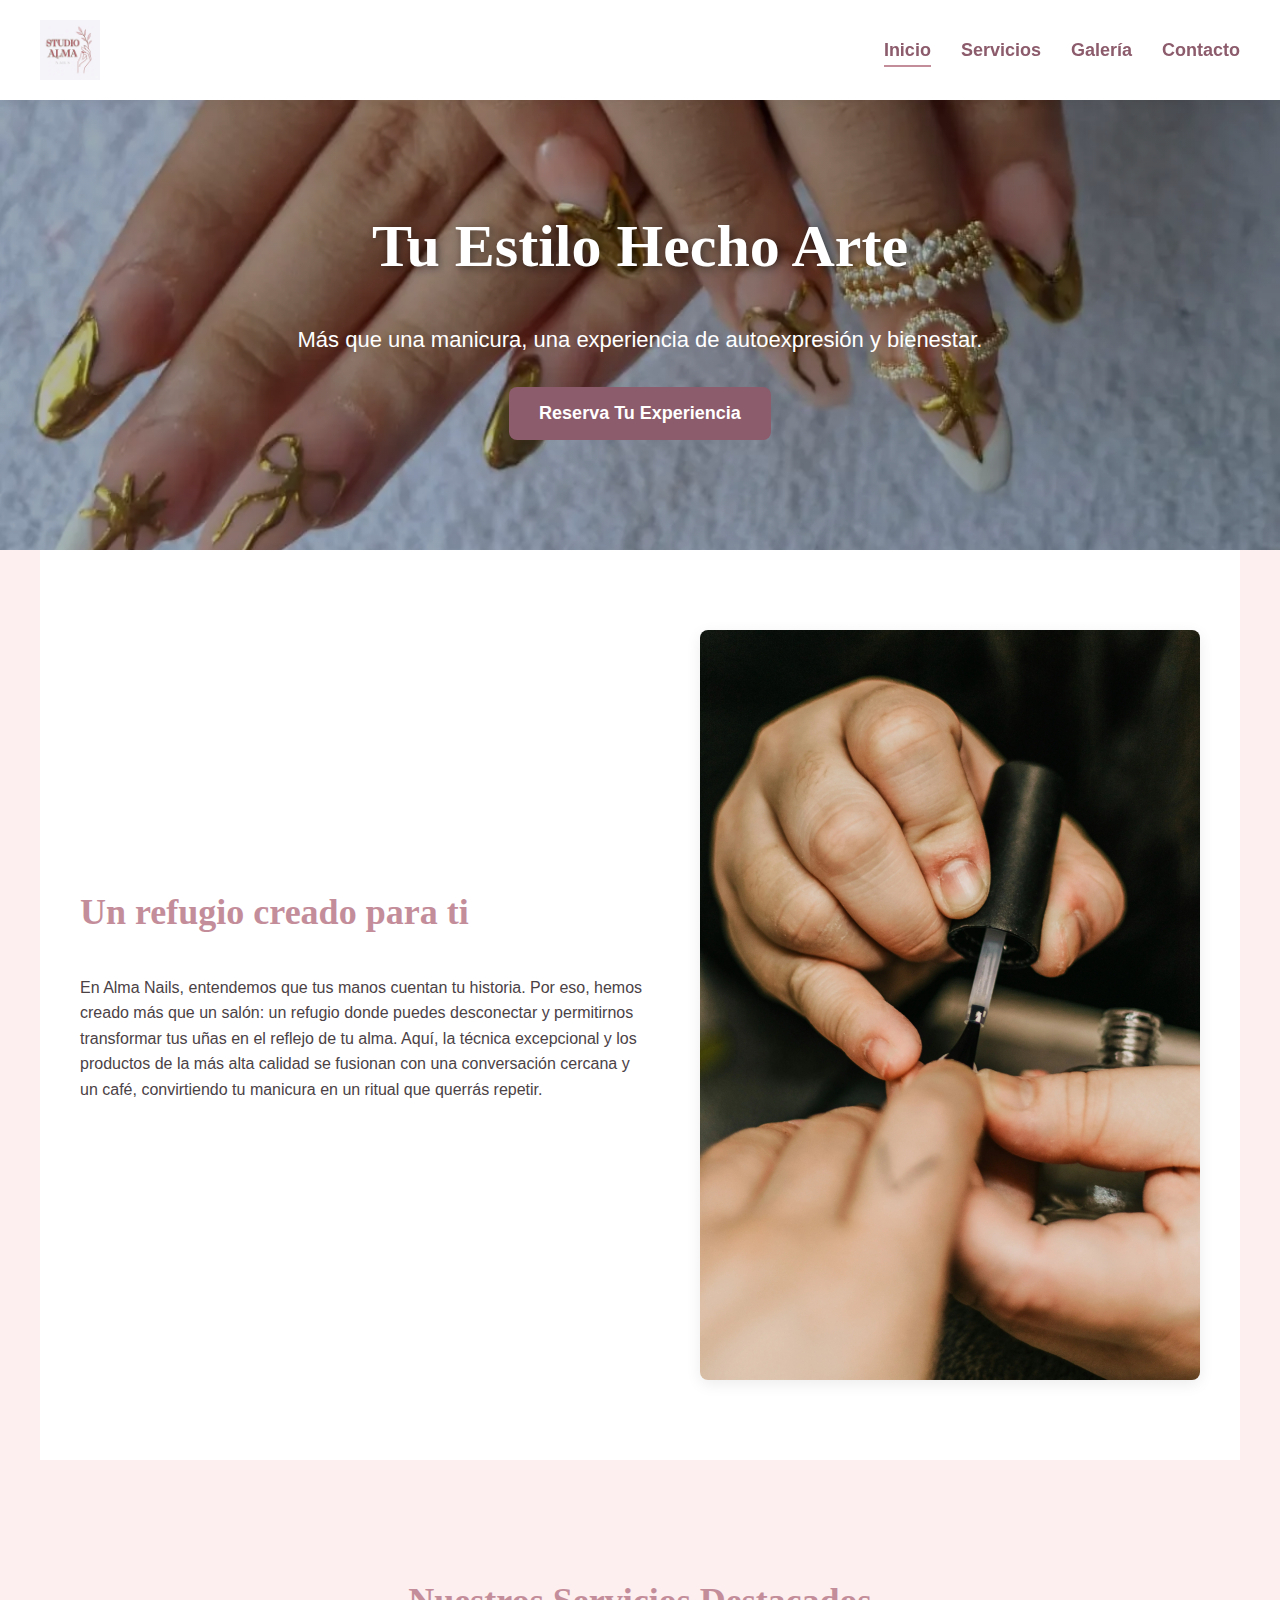
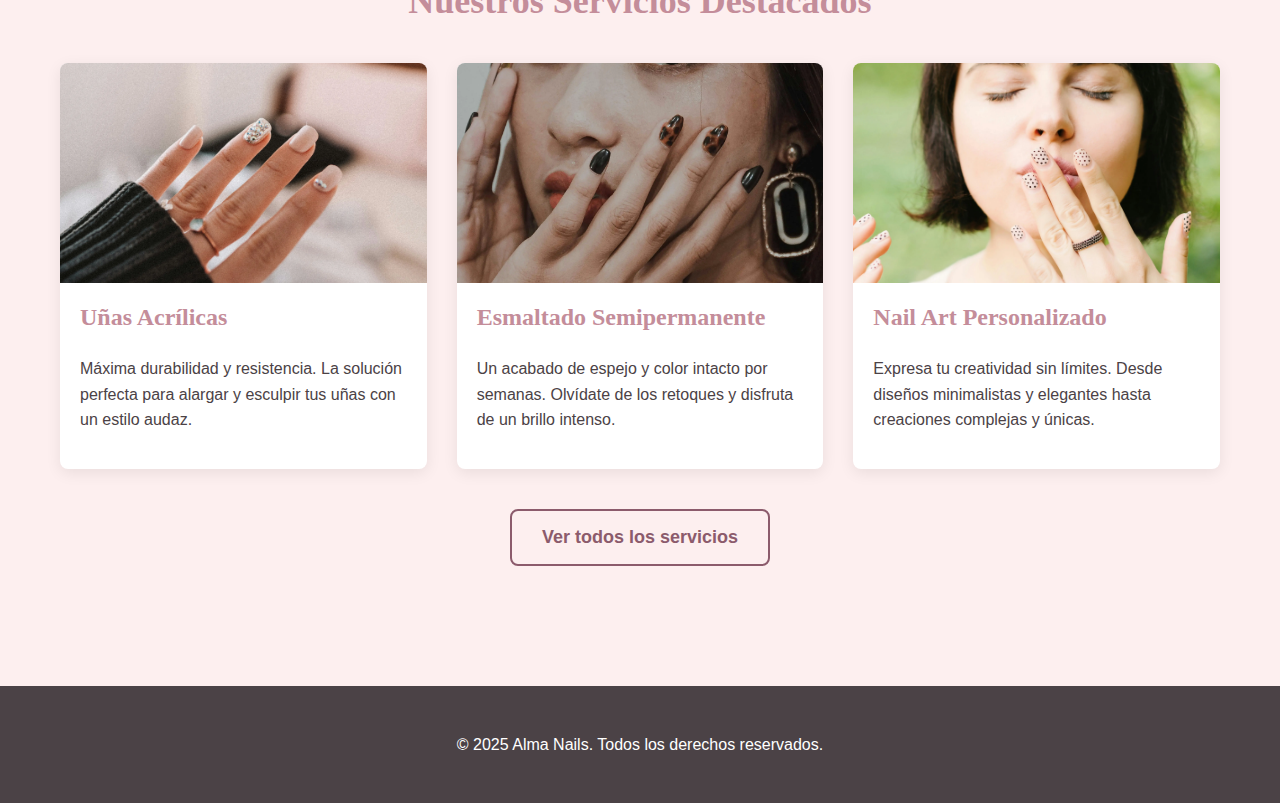
<file: index.html>
<!DOCTYPE html>
<html lang="es">

<head>
    <meta charset="UTF-8">
    <meta name="viewport" content="width=device-width, initial-scale=1.0">
    <title>Alma Nails - Salón de Uñas Profesional</title>
    <title>Studio Alma Nails | Salón de Uñas Profesional en Aguascalientes</title>
    <meta name="description"
        content="Descubre Studio Alma Nails en Aguascalientes, tu refugio para el arte en uñas. Especialistas en acrílico, gel y nail art personalizado. ¡Reserva tu experiencia!">
    <link rel="stylesheet" href="style.css">
    <script type="application/ld+json">
{
  "@context": "https://schema.org",
  "@type": "NailSalon",
  "name": "Studio Alma Nails",
  "image": "https://www.tudominio.com/images/logo-alma-nails.webp", // <-- ¡IMPORTANTE! Reemplaza con tu URL completa cuando tengas dominio
  "url": "https://www.tudominio.com/", // <-- ¡IMPORTANTE! Reemplaza con tu dominio
  "telephone": "+524961240745",
  "address": {
    "@type": "PostalAddress",
    "streetAddress": "Francisco de J Herrera, Vista Montaña",
    "addressLocality": "Aguascalientes",
    "addressRegion": "Ags",
    "postalCode": "20126",
    "addressCountry": "MX"
  },
  "geo": {
    "@type": "GeoCoordinates",
    "latitude": 21.9142,  // He buscado una coordenada aproximada, ajústala si es necesario
    "longitude": -102.3168 // He buscado una coordenada aproximada, ajústala si es necesario
  }
}
</script>
</head>

<body>

    <!-- HEADER GLOBAL -->
    <header class="main-header">
        <a href="index.html" class="logo-link">
            <img src="images/logo-alma-nails.webp" alt="Logotipo de Alma Nails" class="logo-img">
        </a>
        <nav class="main-nav">
            <ul>
                <li><a href="index.html" class="active">Inicio</a></li>
                <li><a href="servicios.html">Servicios</a></li>
                <li><a href="galeria.html">Galería</a></li>
                <li><a href="contacto.html">Contacto</a></li>
            </ul>
        </nav>
    </header>

    <!-- CONTENIDO PRINCIPAL -->
    <main>
        <section class="hero-banner" role="img" aria-label="Mujer con manicura elegante con detalles dorados">
            <div class="hero-content">
                <h1>Tu Estilo Hecho Arte</h1>
                <p>Más que una manicura, una experiencia de autoexpresión y bienestar.</p>
                <a href="contacto.html" class="cta-button">Reserva Tu Experiencia</a>
            </div>
        </section>

        <section class="welcome-section">
            <div class="welcome-content">
                <h2>Un refugio creado para ti</h2>
                <p>En Alma Nails, entendemos que tus manos cuentan tu historia. Por eso, hemos creado más que un salón:
                    un refugio donde puedes desconectar y permitirnos transformar tus uñas en el reflejo de tu alma.
                    Aquí, la técnica excepcional y los productos de la más alta calidad se fusionan con una conversación
                    cercana y un café, convirtiendo tu manicura en un ritual que querrás repetir.</p>
            </div>
            <div class="welcome-image">
                <img src="images/bienvenida-salon.webp"
                    alt="Interior del salón de uñas Alma Nails, un espacio moderno y acogedor" loading="lazy">
            </div>
        </section>

        <section class="services-overview">
            <div class="container">
                <h2>Nuestros Servicios Destacados</h2>
                <div class="services-container">
                    <article class="service-card">
                        <img src="images/services/servicios-acrilicas.webp"
                            alt="Uñas acrílicas nude con un diseño de pedrería brillante." loading="lazy">
                        <div class="service-card-content">
                            <h3>Uñas Acrílicas</h3>
                            <p>Máxima durabilidad y resistencia. La solución perfecta para alargar y esculpir tus uñas
                                con un estilo audaz.</p>
                        </div>
                    </article>
                    <article class="service-card">
                        <img src="images/services/servicios-semipermanentes.webp"
                            alt="Mujer con uñas semipermanentes oscuras con diseño de leopardo." loading="lazy">
                        <div class="service-card-content">
                            <h3>Esmaltado Semipermanente</h3>
                            <p>Un acabado de espejo y color intacto por semanas. Olvídate de los retoques y disfruta de
                                un brillo intenso.</p>
                        </div>
                    </article>
                    <article class="service-card">
                        <img src="images/services/servicios-nailart.webp"
                            alt="Mujer con un diseño de nail art de puntos sobre base nude." loading="lazy">
                        <div class="service-card-content">
                            <h3>Nail Art Personalizado</h3>
                            <p>Expresa tu creatividad sin límites. Desde diseños minimalistas y elegantes hasta
                                creaciones complejas y únicas.</p>
                        </div>
                    </article>
                </div>
                <div class="services-link-container" style="text-align: center; margin-top: 4rem;">
                    <a href="servicios.html" class="cta-button secondary">Ver todos los servicios</a>
                </div>
            </div>
        </section>
    </main>

    <!-- FOOTER GLOBAL -->
    <footer class="main-footer">
        <div class="footer-content">
            <p>&copy; 2025 Alma Nails. Todos los derechos reservados.</p>
        </div>
    </footer>

    <!-- SCRIPT PARA DESVANECER EL HEADER -->
    <script>
        window.addEventListener('scroll', function () {
            const header = document.querySelector('.main-header');
            if (window.scrollY > 50) {
                header.classList.add('scrolled');
            } else {
                header.classList.remove('scrolled');
            }
        });
    </script>

</body>

</html>
</file>
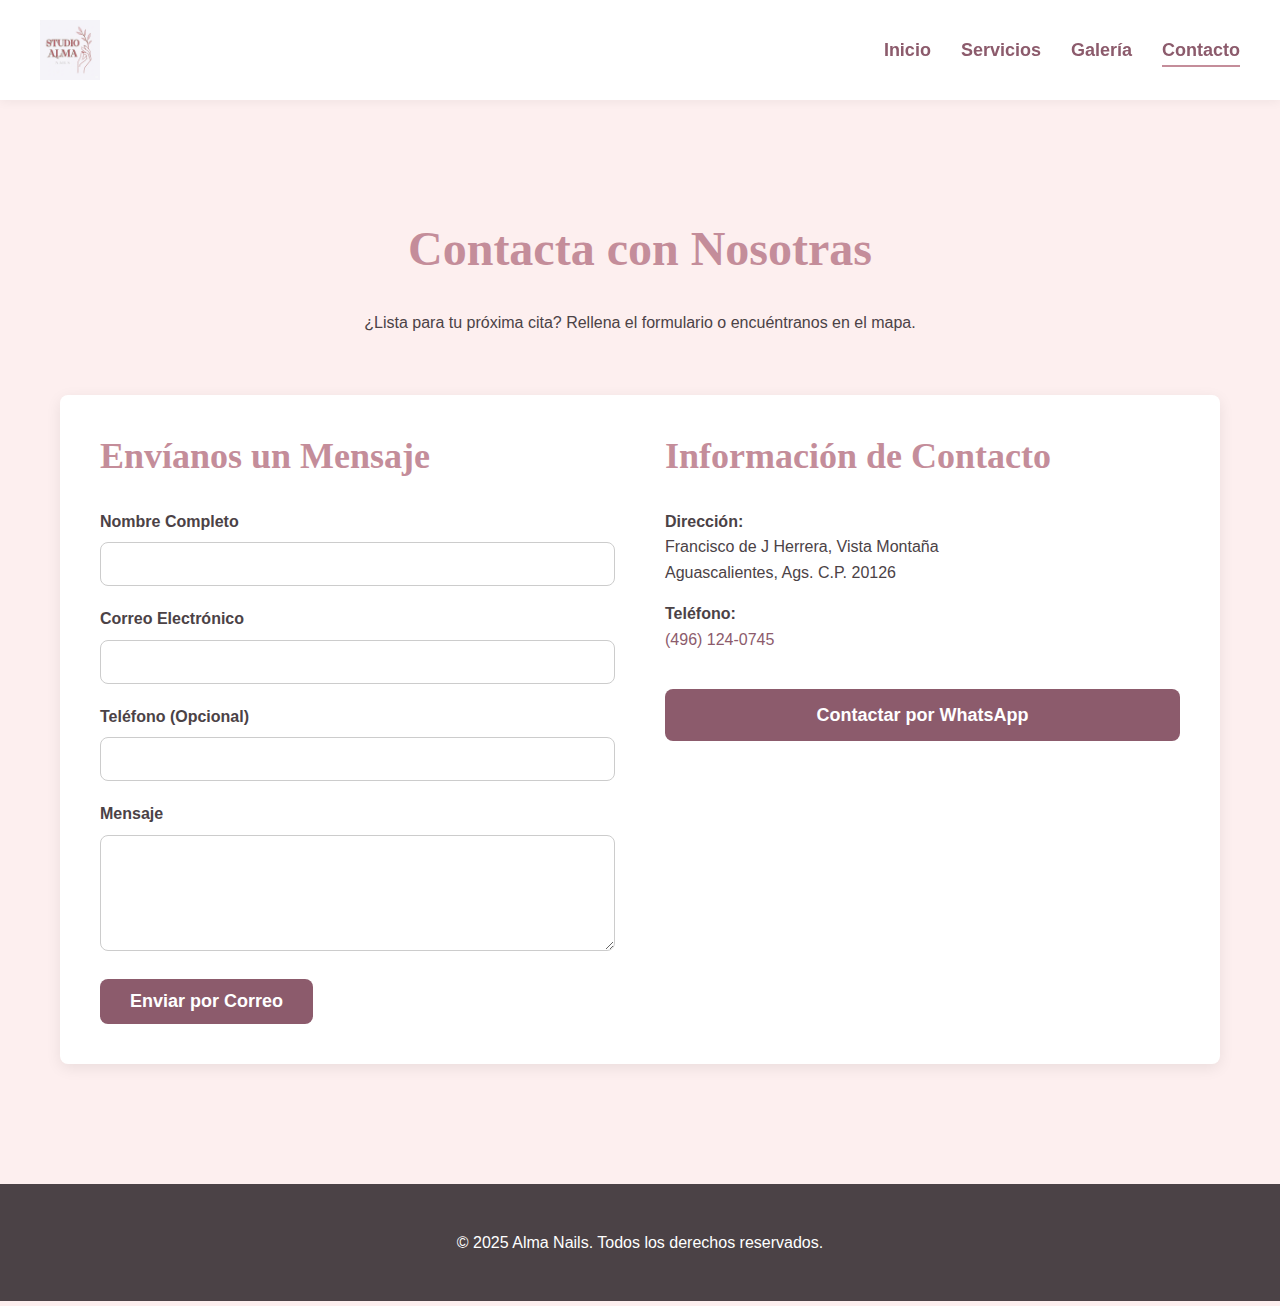
<file: contacto.html>
<!DOCTYPE html>
<html lang="es">

<head>
    <meta charset="UTF-8">
    <meta name="viewport" content="width=device-width, initial-scale=1.0">
    <title>Contacto - Alma Nails</title>
    <title>Contacto y Citas | Studio Alma Nails en Aguascalientes</title>
    <meta name="description"
        content="Agenda tu cita en Studio Alma Nails. Encuéntranos en Vista Montaña, Aguascalientes. Contáctanos por WhatsApp o teléfono para tu próxima manicura.">
    <link rel="stylesheet" href="style.css">
    <script type="application/ld+json">
{
  "@context": "https://schema.org",
  "@type": "NailSalon",
  "name": "Studio Alma Nails",
  "image": "https://www.tudominio.com/images/logo-alma-nails.webp", // <-- ¡IMPORTANTE! Reemplaza con tu URL completa cuando tengas dominio
  "url": "https://www.tudominio.com/", // <-- ¡IMPORTANTE! Reemplaza con tu dominio
  "telephone": "+524961240745",
  "address": {
    "@type": "PostalAddress",
    "streetAddress": "Francisco de J Herrera, Vista Montaña",
    "addressLocality": "Aguascalientes",
    "addressRegion": "Ags",
    "postalCode": "20126",
    "addressCountry": "MX"
  },
  "geo": {
    "@type": "GeoCoordinates",
    "latitude": 21.9142,  // He buscado una coordenada aproximada, ajústala si es necesario
    "longitude": -102.3168 // He buscado una coordenada aproximada, ajústala si es necesario
  }
}
</script>
</head>

<body>

    <!-- HEADER GLOBAL -->
    <header class="main-header">
        <a href="index.html" class="logo-link">
            <img src="images/logo-alma-nails.webp" alt="Logotipo de Alma Nails" class="logo-img">
        </a>
        <nav class="main-nav">
            <ul>
                <li><a href="index.html">Inicio</a></li>
                <li><a href="servicios.html">Servicios</a></li>
                <li><a href="galeria.html">Galería</a></li>
                <li><a href="contacto.html" class="active">Contacto</a></li>
            </ul>
        </nav>
    </header>

    <!-- CONTENIDO PRINCIPAL -->
    <main>
        <section class="contact-section">
            <div class="container">
                <div class="contact-header">
                    <h1>Contacta con Nosotras</h1>
                    <p>¿Lista para tu próxima cita? Rellena el formulario o encuéntranos en el mapa.</p>
                </div>

                <div class="contact-container">
                    <div class="contact-form-wrapper">
                        <h2>Envíanos un Mensaje</h2>
                        <form id="contact-form" class="contact-form">
                            <div class="form-group"><label for="name">Nombre Completo</label><input type="text"
                                    id="name" required></div>
                            <div class="form-group"><label for="email">Correo Electrónico</label><input type="email"
                                    id="email" required></div>
                            <div class="form-group"><label for="phone">Teléfono (Opcional)</label><input type="tel"
                                    id="phone"></div>
                            <div class="form-group"><label for="message">Mensaje</label><textarea id="message" rows="5"
                                    required></textarea></div>
                            <button type="submit" class="cta-button">Enviar por Correo</button>
                        </form>
                    </div>
                    <div class="contact-info-wrapper">
                        <h2>Información de Contacto</h2>
                        <div class="contact-info">
                            <p><strong>Dirección:</strong><br>Francisco de J Herrera, Vista Montaña<br>Aguascalientes,
                                Ags. C.P. 20126
                            </p>
                            <p><strong>Teléfono:</strong><br><a href="tel:+524961240745">(496) 124-0745</a></p>
                        </div>
                        <a href="https://wa.me/524961240745?text=Hola%2C%20quisiera%20agendar%20una%20cita."
                            target="_blank" class="cta-button"
                            style="margin-top: 2rem; width: 100%; text-align: center; box-sizing: border-box;">Contactar
                            por WhatsApp</a>
                    </div>
                </div>
            </div>
        </section>
    </main>

    <!-- FOOTER GLOBAL -->
    <footer class="main-footer">
        <div class="footer-content">
            <p>&copy; 2025 Alma Nails. Todos los derechos reservados.</p>
        </div>
    </footer>

    <!-- SCRIPTS -->
    <script>
        // Script para el formulario de contacto
        document.getElementById('contact-form').addEventListener('submit', function (event) {
            event.preventDefault();
            const name = document.getElementById('name').value;
            const message = document.getElementById('message').value;
            const email = 'alma.contreras1993@gmail.com';
            const subject = `Solicitud de cita de: ${name}`;
            const body = `Hola, mi nombre es ${name}.\n\nQuisiera agendar una cita.\n\nMensaje: "${message}"`;

            const mailtoURL = `mailto:${email}?subject=${encodeURIComponent(subject)}&body=${encodeURIComponent(body)}`;

            window.location.href = mailtoURL;
        });

        // Script para desvanecer el header al hacer scroll
        window.addEventListener('scroll', function () {
            const header = document.querySelector('.main-header');
            if (window.scrollY > 50) {
                header.classList.add('scrolled');
            } else {
                header.classList.remove('scrolled');
            }
        });
    </script>

</body>

</html>
</file>
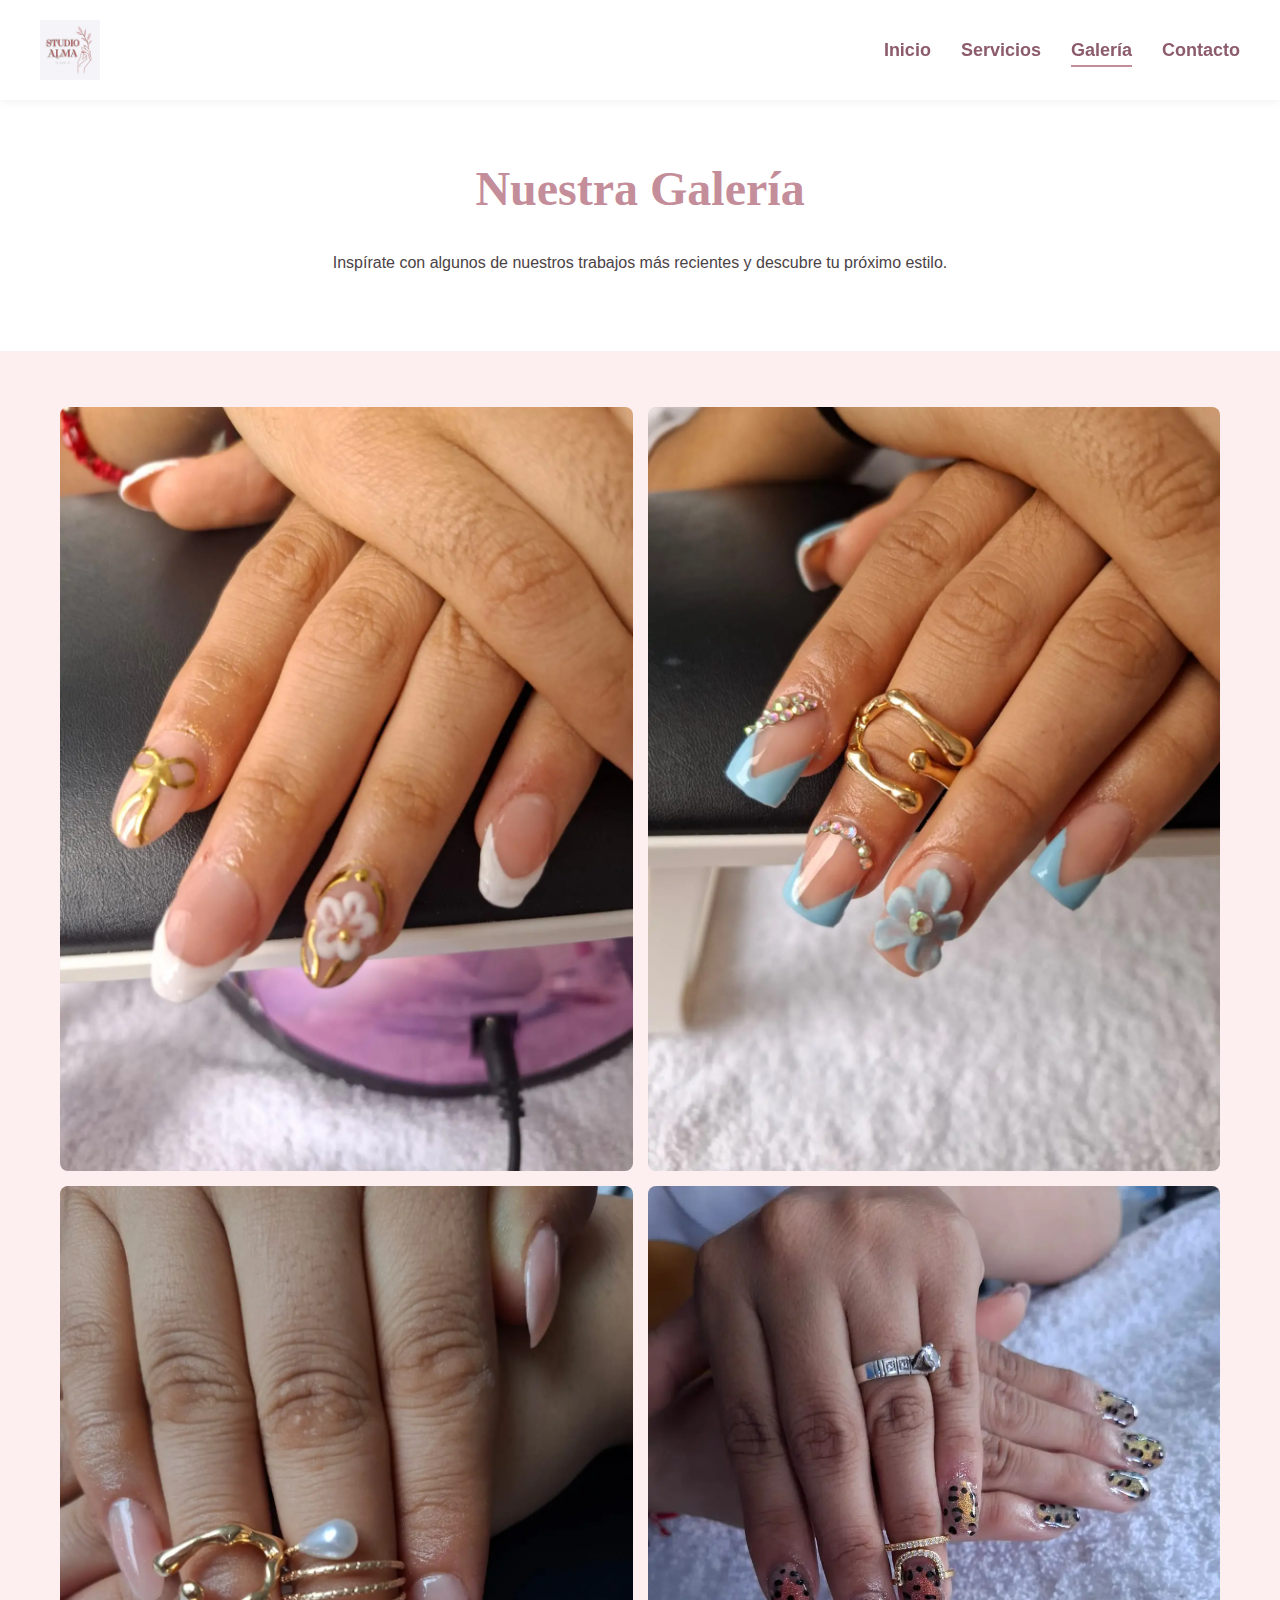
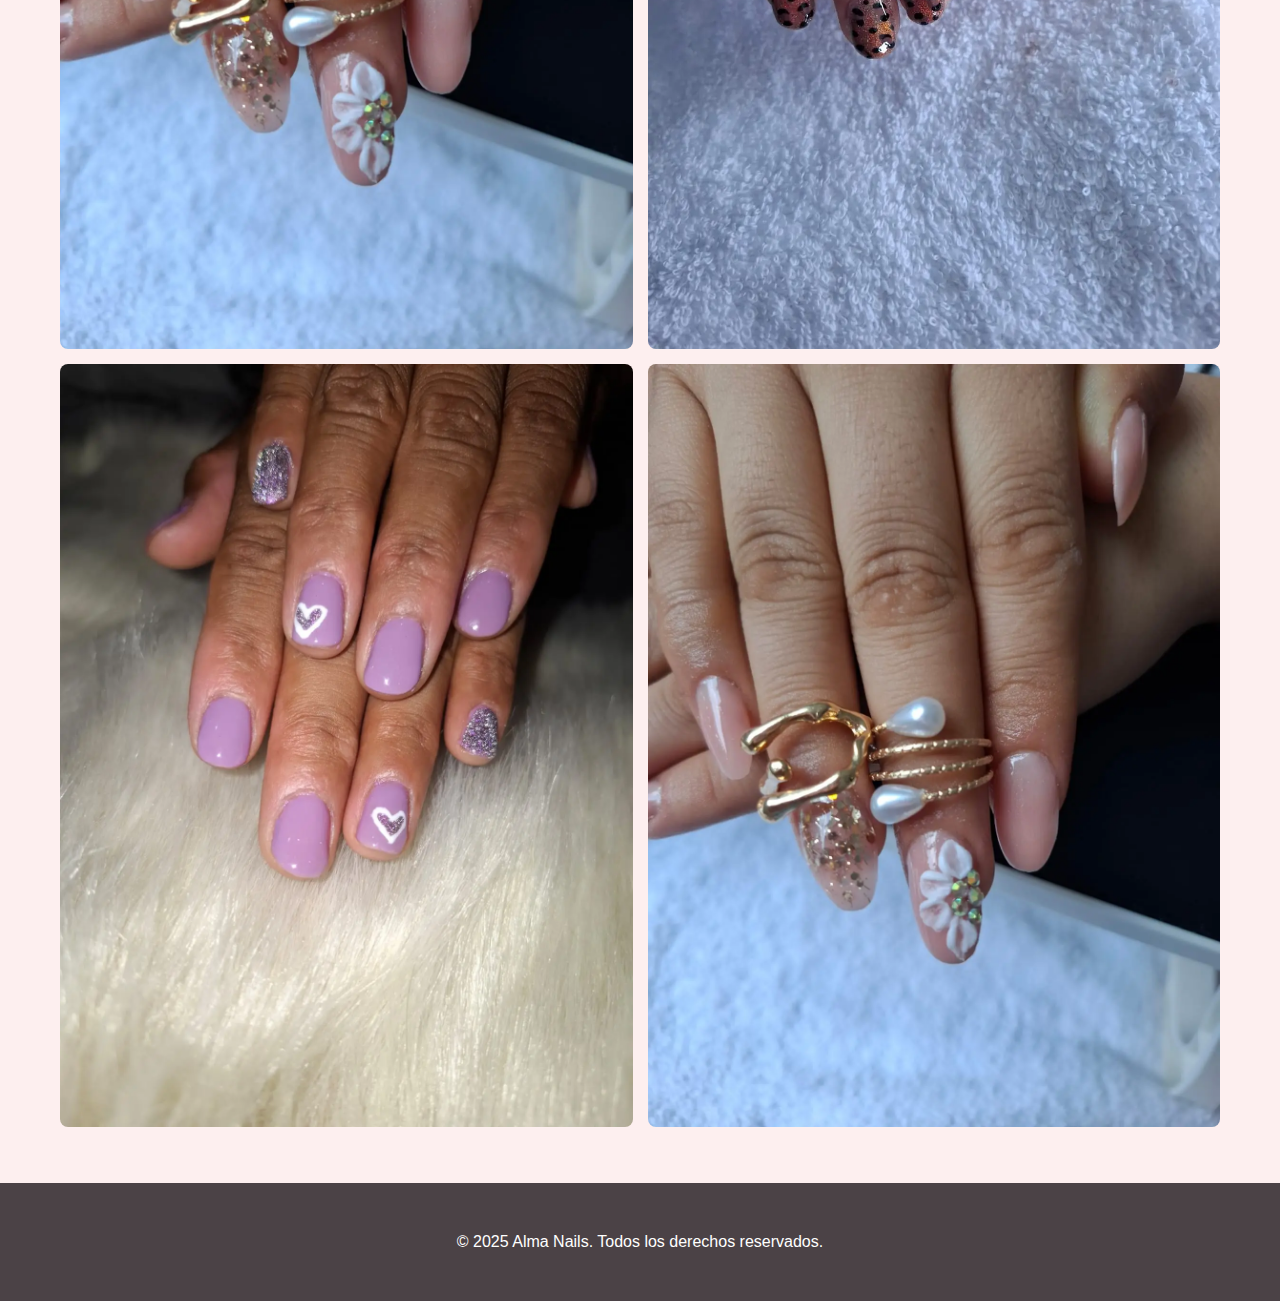
<file: galeria.html>
<!DOCTYPE html>
<html lang="es">

<head>
    <meta charset="UTF-8">
    <meta name="viewport" content="width=device-width, initial-scale=1.0">
    <title>Galería - Alma Nails</title>
    <title>Galería de Diseños de Uñas - Nail Art en Aguascalientes | Studio Alma Nails</title>
    <meta name="description"
        content="Inspírate con nuestros últimos trabajos. Descubre diseños de nail art, manicuras francesas, efectos y más en nuestra galería de Studio Alma Nails en Aguascalientes.">
    <link rel="stylesheet" href="style.css">
    <script type="application/ld+json">
{
  "@context": "https://schema.org",
  "@type": "NailSalon",
  "name": "Studio Alma Nails",
  "image": "https://www.tudominio.com/images/logo-alma-nails.webp", // <-- ¡IMPORTANTE! Reemplaza con tu URL completa cuando tengas dominio
  "url": "https://www.tudominio.com/", // <-- ¡IMPORTANTE! Reemplaza con tu dominio
  "telephone": "+524961240745",
  "address": {
    "@type": "PostalAddress",
    "streetAddress": "Francisco de J Herrera, Vista Montaña",
    "addressLocality": "Aguascalientes",
    "addressRegion": "Ags",
    "postalCode": "20126",
    "addressCountry": "MX"
  },
  "geo": {
    "@type": "GeoCoordinates",
    "latitude": 21.9142,  // He buscado una coordenada aproximada, ajústala si es necesario
    "longitude": -102.3168 // He buscado una coordenada aproximada, ajústala si es necesario
  }
}
</script>
</head>

<body>

    <!-- HEADER GLOBAL -->
    <header class="main-header">
        <a href="index.html" class="logo-link">
            <img src="images/logo-alma-nails.webp" alt="Logotipo de Alma Nails" class="logo-img">
        </a>
        <nav class="main-nav">
            <ul>
                <li><a href="index.html">Inicio</a></li>
                <li><a href="servicios.html">Servicios</a></li>
                <li><a href="galeria.html" class="active">Galería</a></li>
                <li><a href="contacto.html">Contacto</a></li>
            </ul>
        </nav>
    </header>

    <!-- CONTENIDO PRINCIPAL -->
    <main>
        <div class="page-header">
            <h1>Nuestra Galería</h1>
            <p>Inspírate con algunos de nuestros trabajos más recientes y descubre tu próximo estilo.</p>
        </div>

        <div class="container">
            <ul class="gallery-grid">
                <li class="gallery-item"><img src="images/gallery/galeria-dorado-monos.webp" loading="lazy"
                        alt="Diseño de uñas con base clara y moños dorados en 3D"></li>
                <li class="gallery-item"><img src="images/gallery/galeria-frances-azul (1).webp" loading="lazy"
                        alt="Manicura estilo francés con las puntas en color azul cielo"></li>
                <li class="gallery-item"><img src="images/gallery/galeria-frances-dorado.webp" loading="lazy"
                        alt="Elegante manicura francesa con una fina línea dorada en la punta"></li>
                <li class="gallery-item"><img src="images/gallery/galeria-leopardo.webp" loading="lazy"
                        alt="Manicura con un moderno y audaz estampado de leopardo"></li>
                <li class="gallery-item"><img src="images/gallery/galeria-lila-corazon.webp" loading="lazy"
                        alt="Diseño de uñas en color lila con un pequeño corazón blanco"></li>
                <li class="gallery-item"><img src="images/gallery/galeria-nude-flor.webp" loading="lazy"
                        alt="Uñas en tono nude decoradas con una delicada flor blanca"></li>
            </ul>
        </div>
    </main>

    <!-- FOOTER GLOBAL -->
    <footer class="main-footer">
        <div class="footer-content">
            <p>&copy; 2025 Alma Nails. Todos los derechos reservados.</p>
        </div>
    </footer>

    <!-- SCRIPT PARA DESVANECER EL HEADER -->
    <script>
        window.addEventListener('scroll', function () {
            const header = document.querySelector('.main-header');
            if (window.scrollY > 50) {
                header.classList.add('scrolled');
            } else {
                header.classList.remove('scrolled');
            }
        });
    </script>

</body>

</html>
</file>
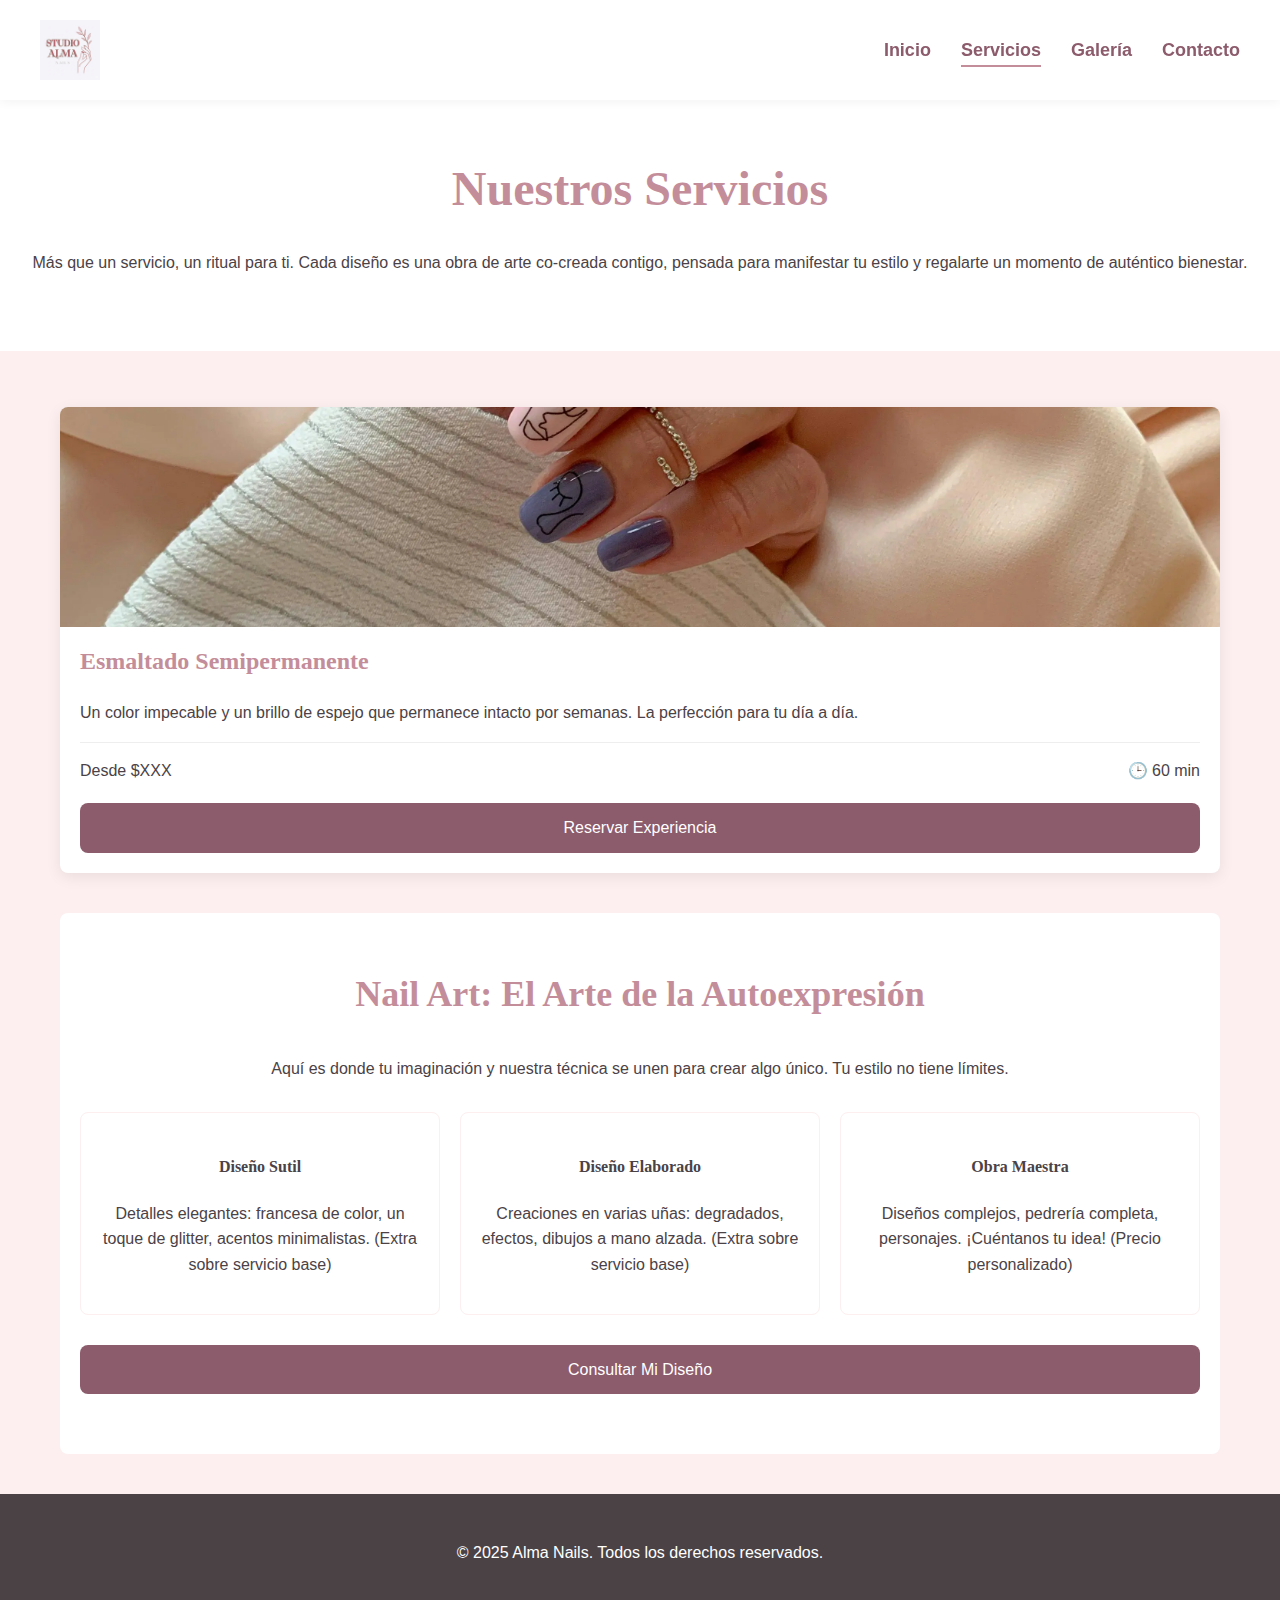
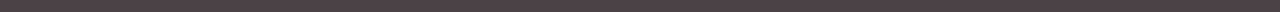
<file: servicios.html>
<!DOCTYPE html>
<html lang="es">

<head>
    <meta charset="UTF-8">
    <meta name="viewport" content="width=device-width, initial-scale=1.0">
    <title>Nuestros Servicios - Alma Nails</title>
    <title>Servicios de Uñas Acrílicas y Gel en Aguascalientes | Studio Alma Nails</title>
    <meta name="description"
        content="Explora nuestros servicios de manicura, desde esmaltado semipermanente hasta uñas acrílicas y nail art de autor en Aguascalientes. Calidad y diseño para tus manos.">
    <link rel="stylesheet" href="style.css">
    <script type="application/ld+json">
{
  "@context": "https://schema.org",
  "@type": "NailSalon",
  "name": "Studio Alma Nails",
  "image": "https://www.tudominio.com/images/logo-alma-nails.webp", // <-- ¡IMPORTANTE! Reemplaza con tu URL completa cuando tengas dominio
  "url": "https://www.tudominio.com/", // <-- ¡IMPORTANTE! Reemplaza con tu dominio
  "telephone": "+524961240745",
  "address": {
    "@type": "PostalAddress",
    "streetAddress": "Francisco de J Herrera, Vista Montaña",
    "addressLocality": "Aguascalientes",
    "addressRegion": "Ags",
    "postalCode": "20126",
    "addressCountry": "MX"
  },
  "geo": {
    "@type": "GeoCoordinates",
    "latitude": 21.9142,  // He buscado una coordenada aproximada, ajústala si es necesario
    "longitude": -102.3168 // He buscado una coordenada aproximada, ajústala si es necesario
  }
}
</script>
</head>

<body>

    <!-- HEADER GLOBAL -->
    <header class="main-header">
        <a href="index.html" class="logo-link">
            <img src="images/logo-alma-nails.webp" alt="Logotipo de Alma Nails" class="logo-img">
        </a>
        <nav class="main-nav">
            <ul>
                <li><a href="index.html">Inicio</a></li>
                <li><a href="servicios.html" class="active">Servicios</a></li>
                <li><a href="galeria.html">Galería</a></li>
                <li><a href="contacto.html">Contacto</a></li>
            </ul>
        </nav>
    </header>

    <!-- CONTENIDO PRINCIPAL -->
    <main>
        <section class="page-header">
            <h1>Nuestros Servicios</h1>
            <p>Más que un servicio, un ritual para ti. Cada diseño es una obra de arte co-creada contigo, pensada para
                manifestar tu estilo y regalarte un momento de auténtico bienestar.</p>
        </section>

        <div class="container">
            <ul class="service-cards-grid">
                <article class="service-card">
                    <img src="images/services/servicio-gel.webp" alt="Mano elegante con uñas de gel en tonos nude">
                    <div class="service-card-content">
                        <h3>Esmaltado Semipermanente</h3>
                        <p>Un color impecable y un brillo de espejo que permanece intacto por semanas. La perfección
                            para tu día a día.</p>
                        <div class="service-price-info"><span class="price">Desde $XXX</span><span class="duration">🕒
                                60 min</span></div>
                    </div>
                    <div class="book-button-container"><a
                            href="https://wa.me/524961240745?text=Hola%2C%20quisiera%20reservar%20una%20experiencia%20de%20esmaltado%20semipermanente."
                            class="book-button">Reservar Experiencia</a></div>
                </article>
            </ul>

            <section class="advice-cta-section">
                <h2>Nail Art: El Arte de la Autoexpresión</h2>
                <p>Aquí es donde tu imaginación y nuestra técnica se unen para crear algo único. Tu estilo no tiene
                    límites.</p>

                <div class="nail-art-tiers">
                    <div class="tier">
                        <h4>Diseño Sutil</h4>
                        <p>Detalles elegantes: francesa de color, un toque de glitter, acentos minimalistas. (Extra
                            sobre servicio base)</p>
                    </div>
                    <div class="tier">
                        <h4>Diseño Elaborado</h4>
                        <p>Creaciones en varias uñas: degradados, efectos, dibujos a mano alzada. (Extra sobre servicio
                            base)</p>
                    </div>
                    <div class="tier">
                        <h4>Obra Maestra</h4>
                        <p>Diseños complejos, pedrería completa, personajes. ¡Cuéntanos tu idea! (Precio personalizado)
                        </p>
                    </div>
                </div>

                <a href="https://wa.me/524961240745?text=Hola%2C%20quisiera%20consultar%20sobre%20un%20diseño%20de%20Nail%20Art."
                    class="advice-cta-button" target="_blank">Consultar Mi Diseño</a>
            </section>
        </div>
    </main>

    <!-- FOOTER GLOBAL -->
    <footer class="main-footer">
        <div class="footer-content">
            <p>&copy; 2025 Alma Nails. Todos los derechos reservados.</p>
        </div>
    </footer>

    <!-- SCRIPT PARA DESVANECER EL HEADER -->
    <script>
        window.addEventListener('scroll', function () {
            const header = document.querySelector('.main-header');
            if (window.scrollY > 50) {
                header.classList.add('scrolled');
            } else {
                header.classList.remove('scrolled');
            }
        });
    </script>

</body>

</html>
</file>
<file: style.css>
/* --- VARIABLES GLOBALES Y RESET --- */
:root {
    /* Paleta de colores extraída de tu identidad de marca */
    --color-primary: #C48D9A;
    /* Rosa principal del logo */
    --color-secondary: #FDEFEF;
    /* Fondo claro, un rosado muy sutil */
    --color-accent: #8C5B6C;
    /* Un tono vino/morado oscuro para acentos y botones */
    --color-dark: #4B4246;
    /* El gris oscuro que ya usas, perfecto para texto */
    --color-light: #FFFFFF;
    /* Blanco puro para contrastes */
    --color-gold-accent: #DAA520;
    /* Un toque dorado para detalles especiales */

    /* Tipografías se mantienen, son excelentes */
    --font-primary: 'Georgia', 'Times New Roman', serif;
    --font-secondary: 'Helvetica Neue', 'Arial', sans-serif;

    --border-radius: 8px;
    --box-shadow: 0 4px 15px rgba(0, 0, 0, 0.08);

    --max-width-container: 1200px;
}

html {
    font-size: 62.5%;
    box-sizing: border-box;
    scroll-behavior: smooth;
}

*,
*:before,
*:after {
    box-sizing: inherit;
}

body {
    font-family: var(--font-secondary);
    font-size: 1.6rem;
    line-height: 1.6;
    color: var(--color-dark);
    background-color: var(--color-secondary);
    margin: 0;
}

h1,
h2,
h3 {
    font-family: var(--font-primary);
    color: var(--color-primary);
    margin-top: 0;
    line-height: 1.2;
}

h1 {
    font-size: 4.8rem;
}

h2 {
    font-size: 3.6rem;
    text-align: center;
    margin-bottom: 4rem;
}

h3 {
    font-size: 2.4rem;
}

h4 {
    font-family: var(--font-primary);
    color: var(--color-dark);
}

a {
    color: var(--color-accent);
    text-decoration: none;
    transition: color 0.3s ease;
}

a:hover {
    color: var(--color-dark);
}

img {
    max-width: 100%;
    height: auto;
    display: block;
}

.container {
    max-width: var(--max-width-container);
    margin: 0 auto;
    padding: 4rem 2rem;
}

/* --- HEADER --- */
.main-header {
    display: flex;
    justify-content: space-between;
    align-items: center;
    padding: 2rem 4rem;
    background-color: var(--color-light);
    box-shadow: 0 2px 10px rgba(0, 0, 0, 0.05);
    position: sticky;
    top: 0;
    z-index: 1000;
    transition: opacity 0.4s ease;
}

.main-header.scrolled {
    opacity: 0.85;
}

.logo-img {
    height: 60px;
}

.main-nav ul {
    list-style: none;
    margin: 0;
    padding: 0;
    display: flex;
    gap: 3rem;
}

.main-nav a {
    font-size: 1.8rem;
    font-weight: bold;
    color: var(--color-accent);
    padding-bottom: 0.5rem;
    border-bottom: 2px solid transparent;
    transition: border-color 0.3s ease;
}

.main-nav a:hover,
.main-nav a.active {
    border-color: var(--color-primary);
}

/* --- BOTONES --- */
.cta-button {
    display: inline-block;
    background-color: var(--color-accent);
    color: #fff;
    padding: 1.2rem 3rem;
    border-radius: var(--border-radius);
    font-size: 1.8rem;
    font-weight: bold;
    text-align: center;
    transition: background-color 0.3s ease, transform 0.3s ease;
    border: none;
    cursor: pointer;
}

.cta-button:hover {
    background-color: var(--color-primary);
    color: #fff;
    transform: translateY(-2px);
}

.cta-button.secondary {
    background-color: transparent;
    color: var(--color-accent);
    border: 2px solid var(--color-accent);
}

.cta-button.secondary:hover {
    background-color: var(--color-accent);
    color: #fff;
}

/* --- HERO BANNER (INICIO) --- */
.hero-banner {
    background-image: linear-gradient(rgba(0, 0, 0, 0.3), rgba(0, 0, 0, 0.3)), url('images/banner-principal.webp');
    background-size: cover;
    /* ANTES: background-position: center; */
    background-position: center 75%;
    /* Ajuste clave: Mantiene el centrado horizontal y baja el foco vertical para revelar las uñas */
    height: 50vh;
    min-height: 400px;
    display: flex;
    align-items: center;
    justify-content: center;
    text-align: center;
    color: #fff;
    padding: 2rem;
}

.hero-content h1 {
    color: #fff;
    font-size: 6rem;
    text-shadow: 2px 2px 8px rgba(0, 0, 0, 0.5);
}

.hero-content p {
    font-size: 2.2rem;
    margin-bottom: 3rem;
}

/* --- SECCIONES GENERALES --- */
.page-header {
    text-align: center;
    padding: 6rem 2rem;
    background-color: var(--color-light);
}

.welcome-section,
.services-overview,
.contact-section {
    padding: 8rem 4rem;
}

.welcome-section {
    display: flex;
    align-items: center;
    gap: 5rem;
    background-color: var(--color-light);
    max-width: var(--max-width-container);
    margin: 0 auto;
}

.welcome-content {
    flex: 1;
}

.welcome-image {
    flex: 1;
    max-width: 500px;
}

.welcome-content h2 {
    text-align: left;
}

.welcome-image img {
    border-radius: var(--border-radius);
    box-shadow: var(--box-shadow);
}

/* --- TARJETAS DE SERVICIO --- */
.services-container,
.service-cards-grid {
    display: grid;
    grid-template-columns: repeat(auto-fit, minmax(300px, 1fr));
    gap: 3rem;
}

.service-cards-grid {
    list-style: none;
    padding: 0;
}

.service-card {
    background-color: var(--color-light);
    border-radius: var(--border-radius);
    box-shadow: var(--box-shadow);
    overflow: hidden;
    display: flex;
    flex-direction: column;
    transition: transform 0.3s ease, box-shadow 0.3s ease;
}

.service-card:hover {
    transform: translateY(-10px);
    box-shadow: 0 8px 25px rgba(0, 0, 0, 0.15);
}

.service-card img {
    width: 100%;
    height: 220px;
    object-fit: cover;
}

.service-card-content {
    padding: 2rem;
    flex-grow: 1;
}

.service-price-info {
    display: flex;
    justify-content: space-between;
    align-items: center;
    margin-top: 1.5rem;
    padding-top: 1.5rem;
    border-top: 1px solid #eee;
}

.book-button-container {
    padding: 0 2rem 2rem;
}

.book-button,
.advice-cta-button {
    display: block;
    width: 100%;
    padding: 1.2rem;
    background-color: var(--color-accent);
    color: #fff;
    text-align: center;
    border-radius: var(--border-radius);
    transition: background-color 0.3s ease;
}

.book-button:hover,
.advice-cta-button:hover {
    background-color: var(--color-primary);
}

.advice-cta-section {
    text-align: center;
    padding: 6rem 2rem;
    background-color: var(--color-light);
    margin-top: 4rem;
    border-radius: var(--border-radius);
}

.nail-art-tiers {
    display: flex;
    justify-content: space-around;
    gap: 2rem;
    margin-top: 3rem;
    margin-bottom: 3rem;
    flex-wrap: wrap;
}

.tier {
    flex: 1;
    min-width: 250px;
    padding: 2rem;
    border: 1px solid var(--color-secondary);
    border-radius: var(--border-radius);
}


/* --- GALERÍA --- */
.gallery-grid {
    display: grid;
    grid-template-columns: repeat(2, 1fr);
    gap: 1.5rem;
    list-style: none;
    padding: 0;
}

.gallery-item img {
    border-radius: var(--border-radius);
    width: 100%;
    height: 100%;
    object-fit: cover;
    transition: transform 0.3s ease;
}

.gallery-item img:hover {
    transform: scale(1.05);
}

/* --- PÁGINA DE CONTACTO --- */
.contact-header {
    text-align: center;
    margin-bottom: 6rem;
}

.contact-container {
    display: flex;
    gap: 5rem;
    background-color: var(--color-light);
    padding: 4rem;
    border-radius: var(--border-radius);
    box-shadow: var(--box-shadow);
}

.contact-form-wrapper,
.contact-info-wrapper {
    flex: 1;
}

.contact-form-wrapper h2,
.contact-info-wrapper h2 {
    text-align: left;
    margin-bottom: 3rem;
}

.form-group {
    margin-bottom: 2rem;
}

.form-group label {
    display: block;
    font-weight: bold;
    margin-bottom: 0.8rem;
}

.form-group input,
.form-group textarea {
    width: 100%;
    padding: 1.2rem;
    border: 1px solid #ccc;
    border-radius: var(--border-radius);
    font-size: 1.6rem;
}

.map-container {
    margin-top: 3rem;
    border-radius: var(--border-radius);
    overflow: hidden;
}

/* --- FOOTER --- */
.main-footer {
    background-color: var(--color-dark);
    color: var(--color-light);
    padding: 3rem 4rem;
}

.footer-content {
    display: flex;
    justify-content: center;
    align-items: center;
    text-align: center;
    max-width: var(--max-width-container);
    margin: 0 auto;
}

/* --- RESPONSIVE DESIGN --- */
@media (max-width: 992px) {

    .welcome-section,
    .contact-container {
        flex-direction: column;
    }
}

@media (max-width: 768px) {
    html {
        font-size: 58%;
    }

    .main-header {
        flex-direction: column;
        gap: 2rem;
    }

    .hero-content h1 {
        font-size: 4.5rem;
    }

    .footer-content {
        flex-direction: column;
        gap: 2rem;
    }

    .gallery-grid {
        grid-template-columns: 1fr;
    }
}
</file>
